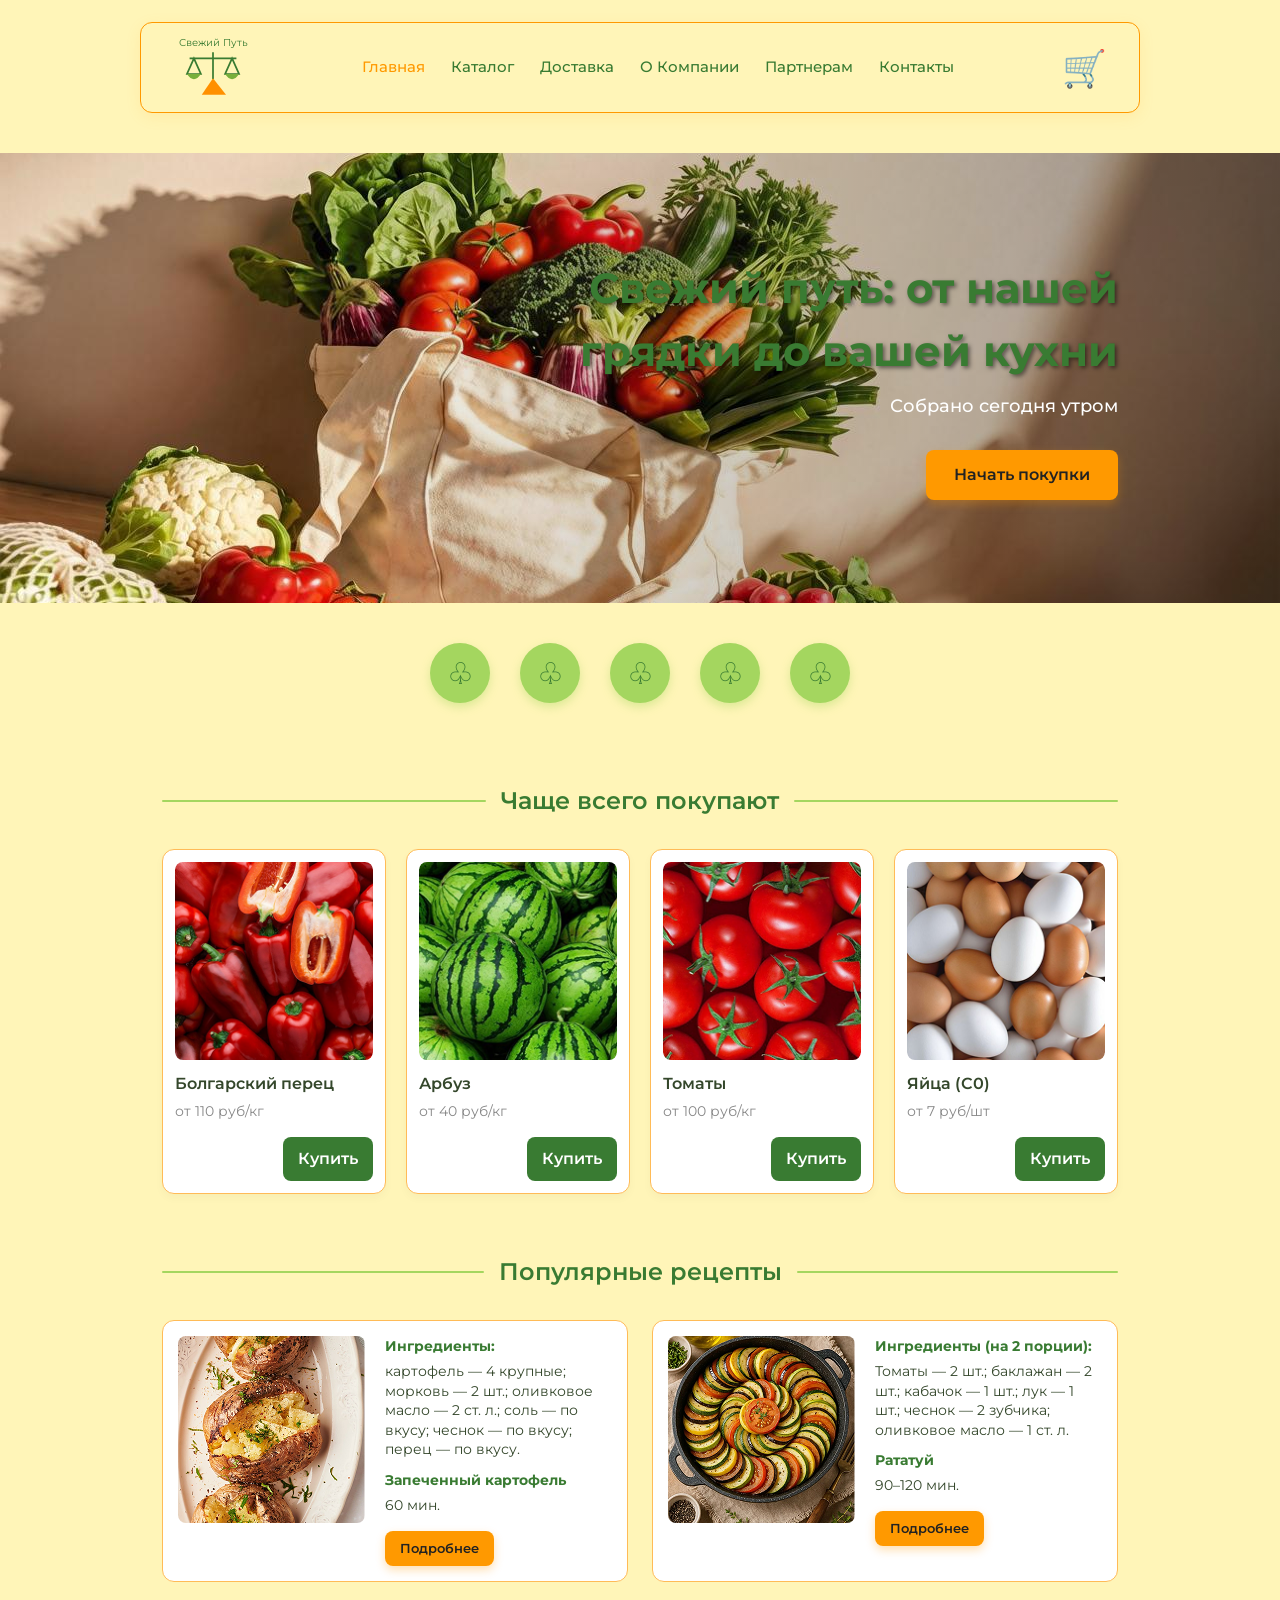
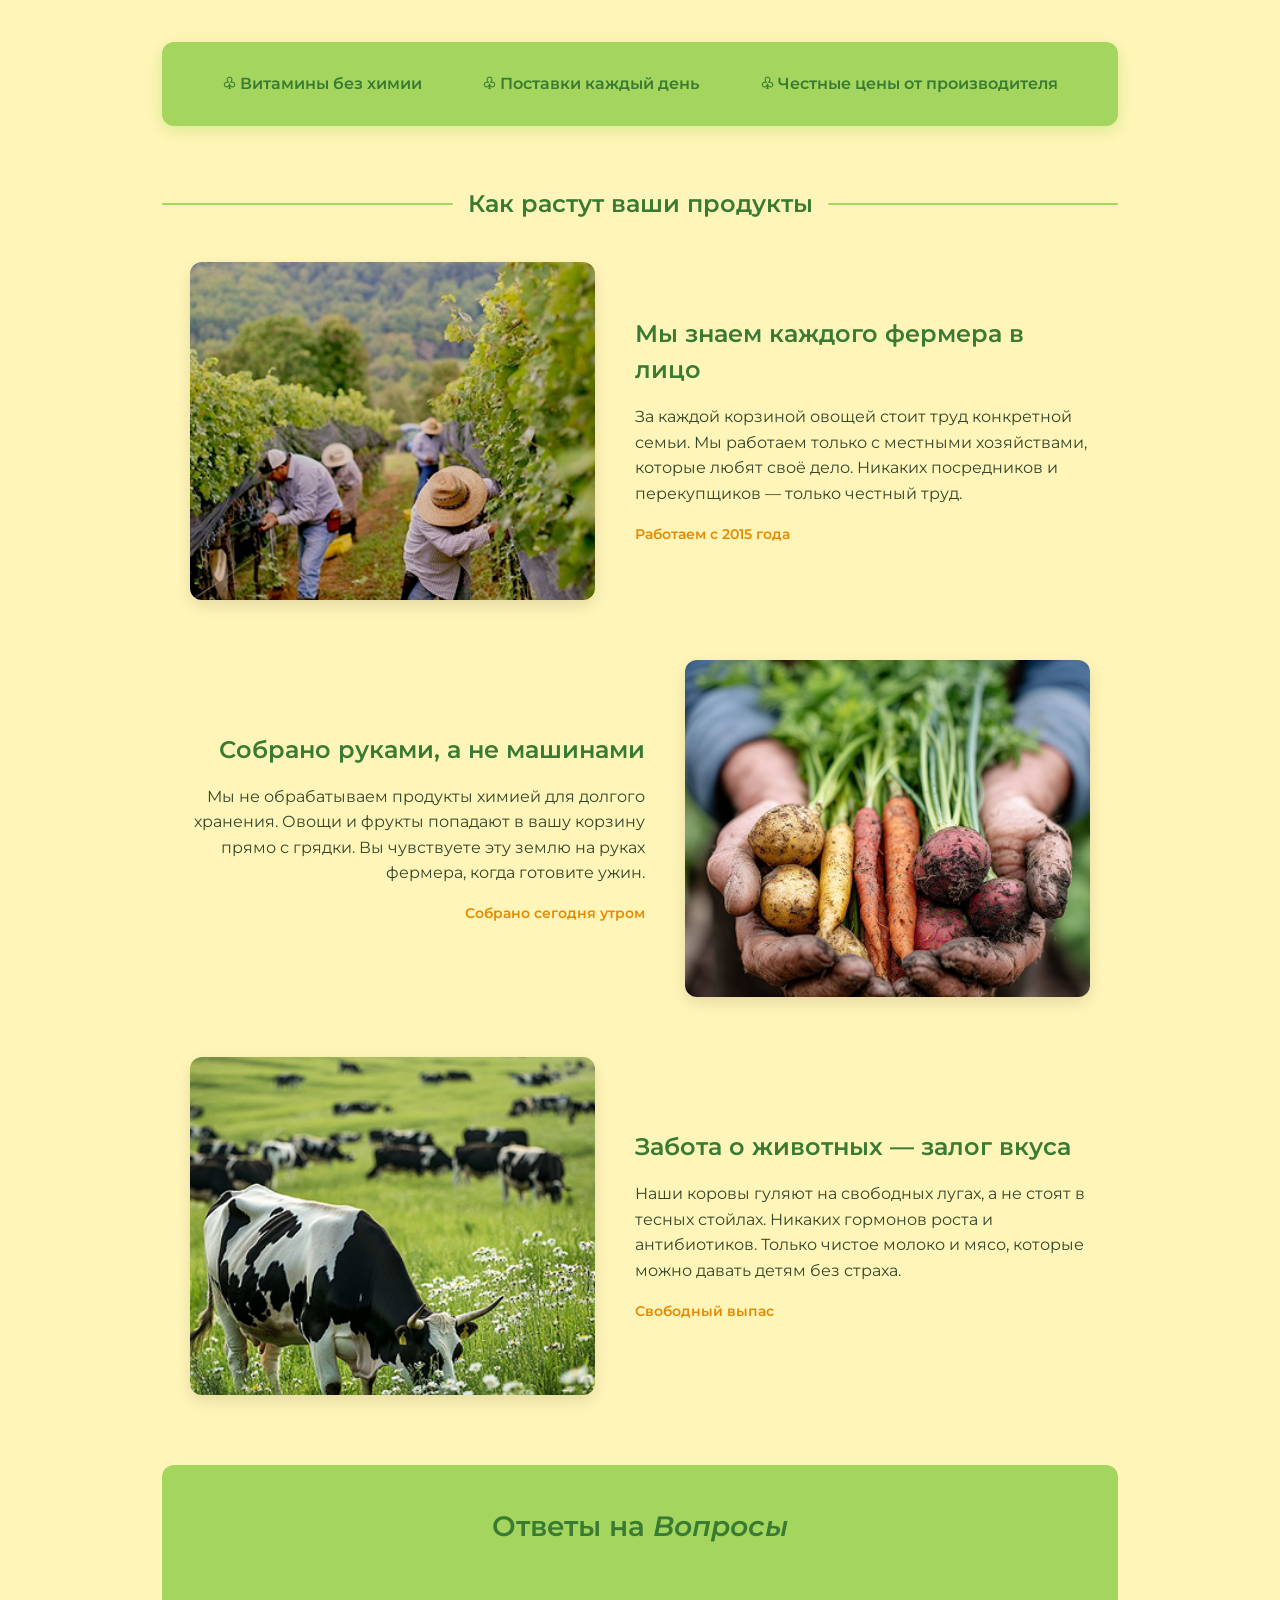
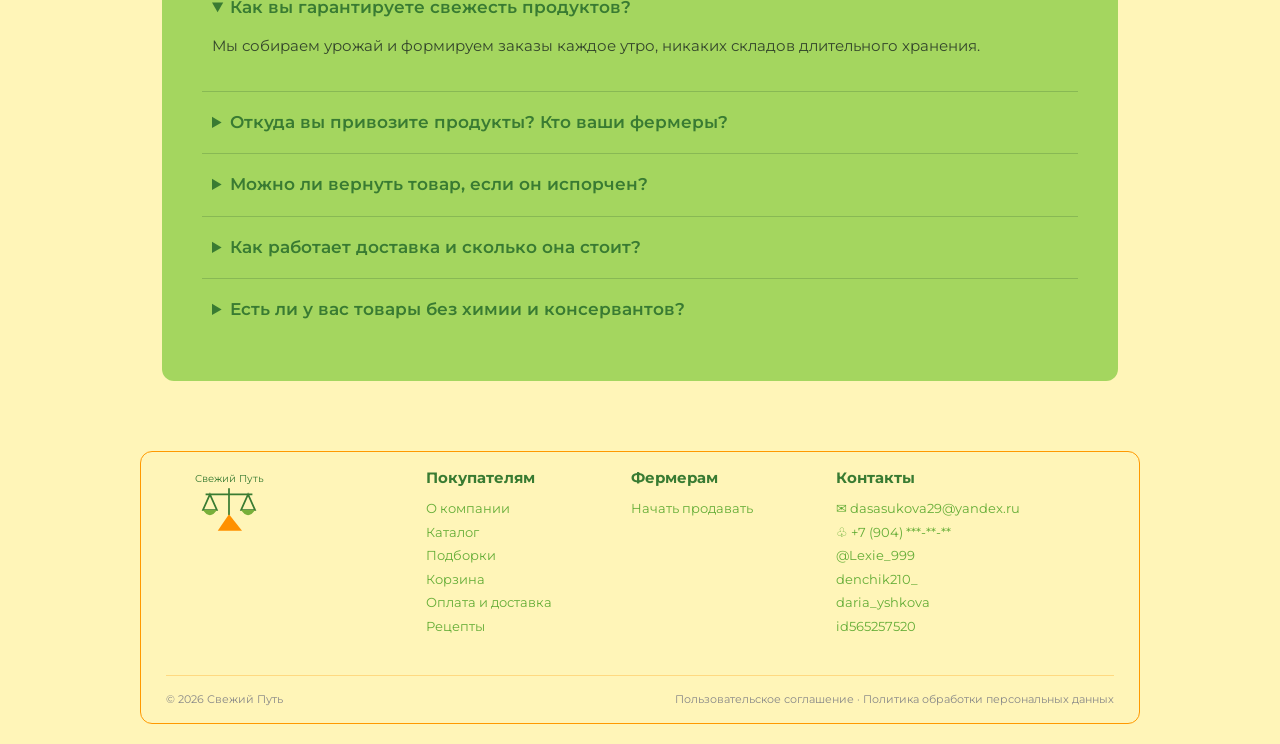
<file: index.html>
<!doctype html>
<html lang="ru">
<head>
  <meta charset="utf-8">
  <meta name="viewport" content="width=device-width,initial-scale=1">
  <title>Главная — Свежий Путь</title>
  <link rel="preconnect" href="https://fonts.googleapis.com">
  <link rel="preconnect" href="https://fonts.gstatic.com" crossorigin>
  <link href="https://fonts.googleapis.com/css2?family=Montserrat:wght@400;500;600;700&display=swap" rel="stylesheet">
  <link rel="stylesheet" href="css/style.css">
</head>
<body>
  <header class="site-header">
    <a class="logo" href="index.html">
      <svg viewBox="0 0 90 75" role="img" aria-label="Свежий Путь">
        <text x="45" y="13" text-anchor="middle" fill="#397b32" font-size="12" font-family="Montserrat">Свежий Путь</text>
        <path d="M45 20V51M18 27H72M23 27L15 45H31ZM67 27L59 45H75Z" fill="none" stroke="#397b32" stroke-width="2"/>
        <path d="M15 45Q23 57 31 45M59 45Q67 57 75 45" fill="#78af3a"/>
        <path d="M45 50L32 69H60Z" fill="#ff9000"/>
      </svg>
    </a>
    <button class="menu-toggle" aria-label="Открыть меню">☰</button>
    <nav class="nav">
      <a href="index.html" aria-current="page">Главная</a>
      <a href="404.html">Каталог</a>
      <a href="404.html">Доставка</a>
      <a href="about.html">О Компании</a>
      <a href="404.html">Партнерам</a>
      <a href="contacts.html">Контакты</a>
    </nav>
    <a class="cart" href="404.html" aria-label="Корзина">🛒<span class="cart-count"></span></a>
  </header>

  <section class="hero">
    <div class="hero-inner">
      <h1>Свежий путь: от нашей грядки до вашей кухни</h1>
      <span>Собрано сегодня утром</span>
      <a class="btn" href="404.html">Начать покупки</a>
    </div>
  </section>

  <main class="container">
    <div class="categories">
      <span class="category">♧</span><span class="category">♧</span><span class="category">♧</span><span class="category">♧</span><span class="category">♧</span>
    </div>

    <div class="section-heading">Чаще всего покупают</div>
    <section class="products">
      <article class="product">
        <img src="images/peppers.png" alt="Болгарский перец">
        <div class="product-info">
          <div>Болгарский перец</div>
          <small>от 110 руб/кг</small>
          <button class="btn" data-add-cart>Купить</button>
        </div>
      </article>
      <article class="product">
        <img src="images/watermelons.png" alt="Арбуз">
        <div class="product-info">
          <div>Арбуз</div>
          <small>от 40 руб/кг</small>
          <button class="btn" data-add-cart>Купить</button>
        </div>
      </article>
      <article class="product">
        <img src="images/tomatoes.png" alt="Томаты">
        <div class="product-info">
          <div>Томаты</div>
          <small>от 100 руб/кг</small>
          <button class="btn" data-add-cart>Купить</button>
        </div>
      </article>
      <article class="product">
        <img src="images/eggs.png" alt="Яйца (С0)">
        <div class="product-info">
          <div>Яйца (С0)</div>
          <small>от 7 руб/шт</small>
          <button class="btn" data-add-cart>Купить</button>
        </div>
      </article>
    </section>

    <div class="section-heading" id="recipes">Популярные рецепты</div>
    <section class="recipes">
      <article class="recipe">
        <img src="images/kartofel.png" alt="Запеченный картофель">
        <div>
          <b>Ингредиенты:</b>
          <p>картофель — 4 крупные; морковь — 2 шт.; оливковое масло — 2 ст. л.; соль — по вкусу; чеснок — по вкусу; перец — по вкусу.</p>
          <b>Запеченный картофель</b>
          <p>60 мин.</p>
          <a class="btn" href="404.html">Подробнее</a>
        </div>
      </article>
      <article class="recipe">
        <img src="images/ratatouille.png" alt="Рататуй">
        <div>
          <b>Ингредиенты (на 2 порции):</b>
          <p>Томаты — 2 шт.; баклажан — 2 шт.; кабачок — 1 шт.; лук — 1 шт.; чеснок — 2 зубчика; оливковое масло — 1 ст. л.</p>
          <b>Рататуй</b>
          <p>90–120 мин.</p>
          <a class="btn" href="404.html">Подробнее</a>
        </div>
      </article>
    </section>

    <section class="benefits">
      <span>♧ Витамины без химии</span>
      <span>♧ Поставки каждый день</span>
      <span>♧ Честные цены от производителя</span>
    </section>

    <div class="section-heading">Как растут ваши продукты</div>
    <article class="story">
      <img src="images/We_know_every_farmer_by_sight.png" alt="Мы знаем каждого фермера в лицо">
      <div>
        <h2>Мы знаем каждого фермера в лицо</h2>
        <p>За каждой корзиной овощей стоит труд конкретной семьи. Мы работаем только с местными хозяйствами, которые любят своё дело. Никаких посредников и перекупщиков — только честный труд.</p>
        <small>Работаем с 2015 года</small>
      </div>
    </article>
    <article class="story">
      <img src="images/assembled_by_hand_not_by_machines.png" alt="Собрано руками, а не машинами">
      <div>
        <h2>Собрано руками, а не машинами</h2>
        <p>Мы не обрабатываем продукты химией для долгого хранения. Овощи и фрукты попадают в вашу корзину прямо с грядки. Вы чувствуете эту землю на руках фермера, когда готовите ужин.</p>
        <small>Собрано сегодня утром</small>
      </div>
    </article>
    <article class="story">
      <img src="images/Caring_for_animals_is_the_key_to_good_taste.png" alt="Забота о животных — залог вкуса">
      <div>
        <h2>Забота о животных — залог вкуса</h2>
        <p>Наши коровы гуляют на свободных лугах, а не стоят в тесных стойлах. Никаких гормонов роста и антибиотиков. Только чистое молоко и мясо, которые можно давать детям без страха.</p>
        <small>Свободный выпас</small>
      </div>
    </article>

    <section class="faq">
      <h2>Ответы на <i>Вопросы</i></h2>
      <details open>
        <summary>Как вы гарантируете свежесть продуктов?</summary>
        <p>Мы собираем урожай и формируем заказы каждое утро, никаких складов длительного хранения.</p>
      </details>
      <details>
        <summary>Откуда вы привозите продукты? Кто ваши фермеры?</summary>
        <p>Мы работаем напрямую с местными хозяйствами, которые прошли нашу проверку.</p>
      </details>
      <details>
        <summary>Можно ли вернуть товар, если он испорчен?</summary>
        <p>Да, конечно. Мы уверены в свежести и вкусе нашей продукции. Если что-то пришло не в идеальном состоянии — просто сообщите нам в течение 24 часов.</p>
      </details>
      <details>
        <summary>Как работает доставка и сколько она стоит?</summary>
        <p>Мы доставляем по городу и области каждый день.</p>
      </details>
      <details>
        <summary>Есть ли у вас товары без химии и консервантов?</summary>
        <p>Да, это наш главный принцип. Мы не используем антибиотики, гормоны роста, пестициды и искусственные добавки.</p>
      </details>
    </section>
  </main>

  <footer class="site-footer">
    <a href="index.html" class="logo">
      <svg viewBox="0 0 90 75" role="img" aria-label="Свежий Путь">
        <text x="45" y="13" text-anchor="middle" fill="#397b32" font-size="12" font-family="Montserrat">Свежий Путь</text>
        <path d="M45 20V51M18 27H72M23 27L15 45H31ZM67 27L59 45H75Z" fill="none" stroke="#397b32" stroke-width="2"/>
        <path d="M15 45Q23 57 31 45M59 45Q67 57 75 45" fill="#78af3a"/>
        <path d="M45 50L32 69H60Z" fill="#ff9000"/>
      </svg>
    </a>
    <div>
      <b>Покупателям</b>
      <a href="about.html">О компании</a>
      <a href="404.html">Каталог</a>
      <a href="404.html">Подборки</a>
      <a href="404.html">Корзина</a>
      <a href="404.html">Оплата и доставка</a>
      <a href="index.html#recipes">Рецепты</a>
    </div>
    <div>
      <b>Фермерам</b>
      <a href="404.html">Начать продавать</a>
    </div>
    <div>
      <b>Контакты</b>
      <a href="mailto:dasasukova29@yandex.ru">✉ dasasukova29@yandex.ru</a>
      <a href="tel:+79040000000">♧ +7 (904) ***-**-**</a>
      <a href="contacts.html">@Lexie_999</a>
      <a href="contacts.html">denchik210_</a>
      <a href="contacts.html">daria_yshkova</a>
      <a href="contacts.html">id565257520</a>
    </div>
    <div class="footer-bottom">
      <span>© 2026 Свежий Путь</span>
      <span>Пользовательское соглашение · Политика обработки персональных данных</span>
    </div>
  </footer>
  <script src="js/script.js"></script>
</body>
</html>
</file>
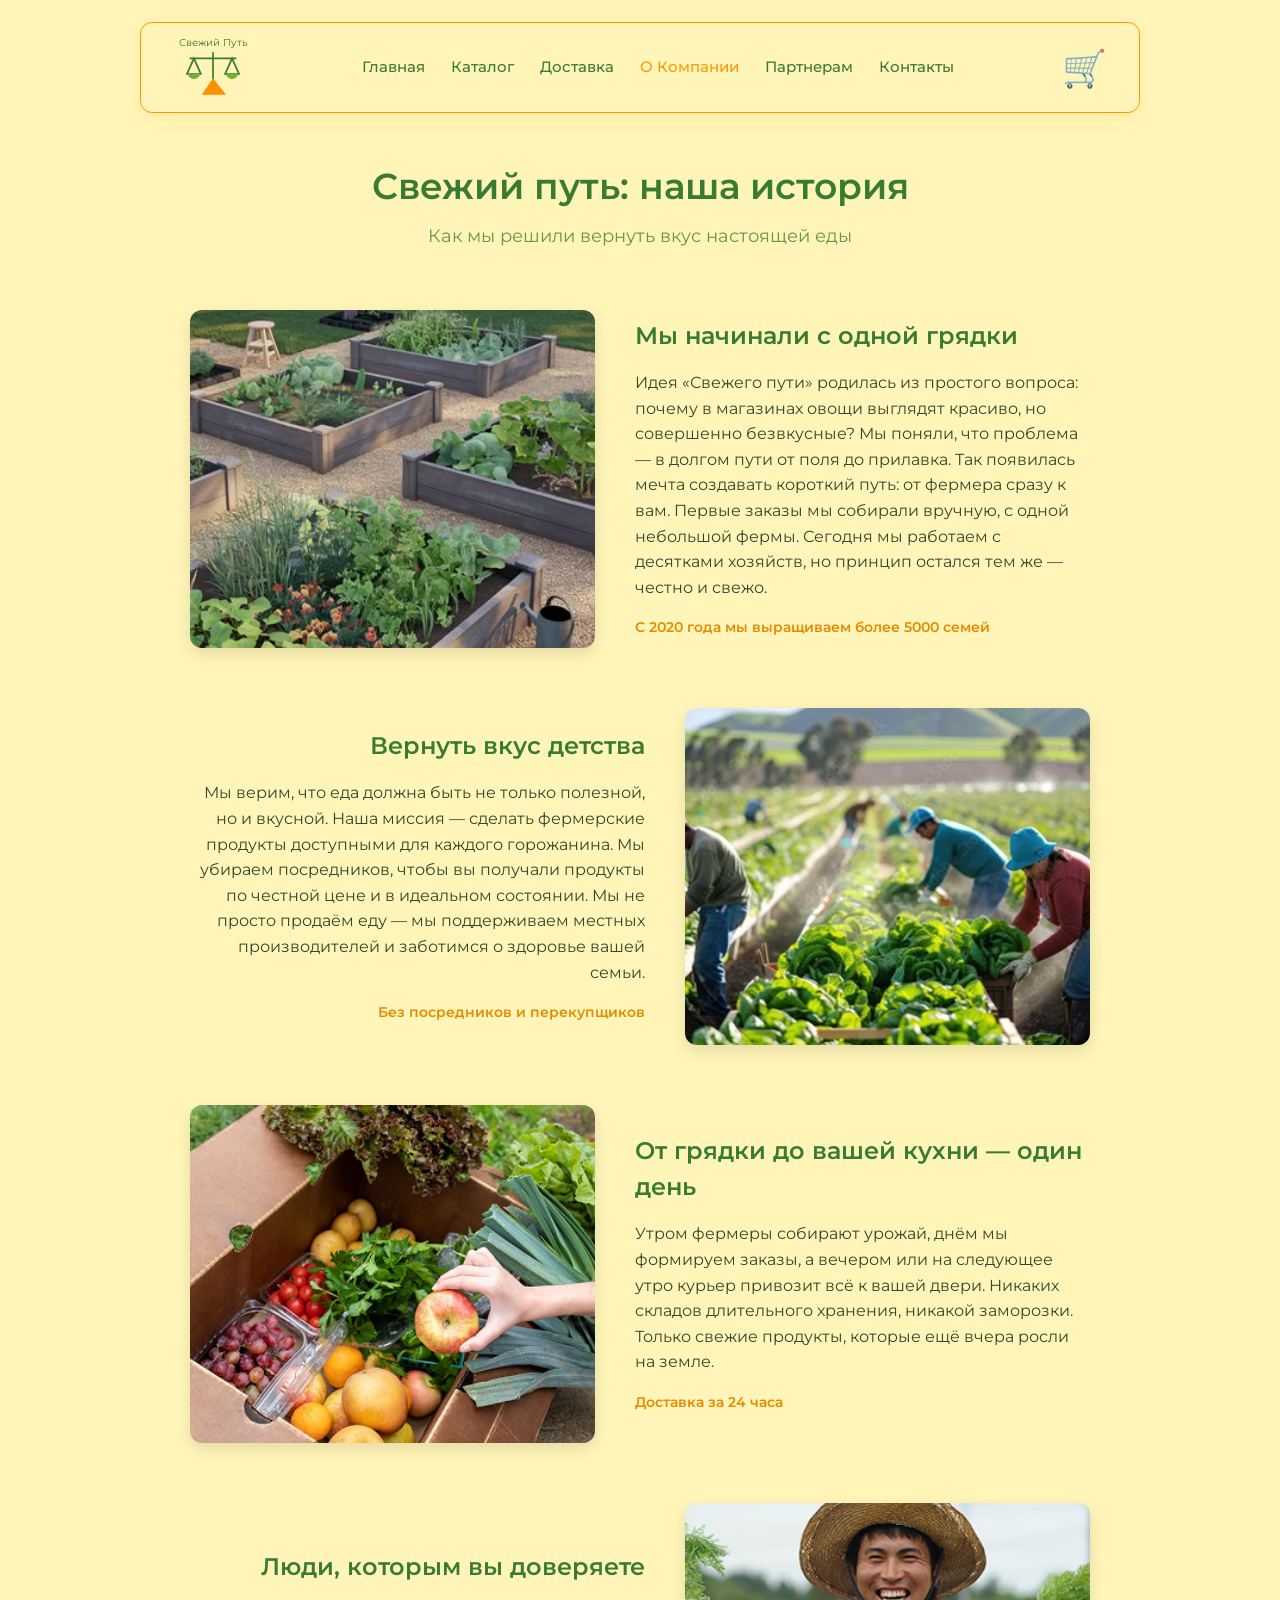
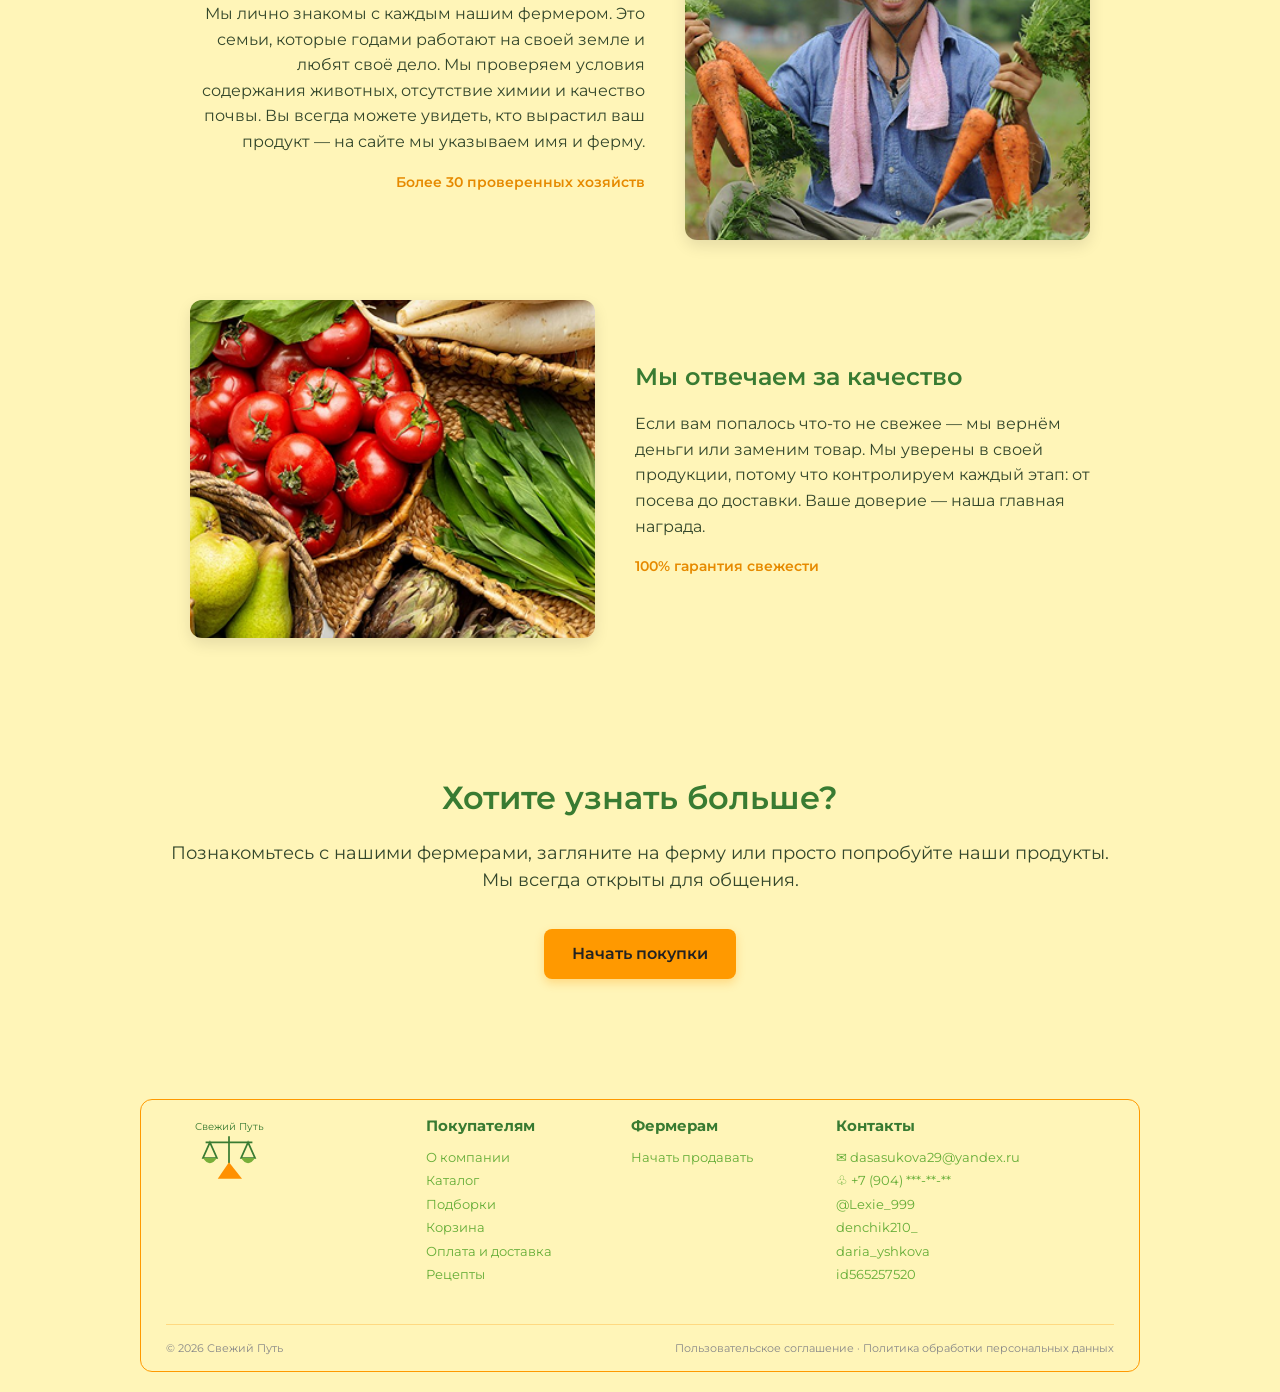
<file: about.html>
<!doctype html>
<html lang="ru">
<head>
  <meta charset="utf-8">
  <meta name="viewport" content="width=device-width,initial-scale=1">
  <title>О компании — Свежий Путь</title>
  <link rel="preconnect" href="https://fonts.googleapis.com">
  <link rel="preconnect" href="https://fonts.gstatic.com" crossorigin>
  <link href="https://fonts.googleapis.com/css2?family=Montserrat:wght@400;500;600;700&display=swap" rel="stylesheet">
  <link rel="stylesheet" href="css/style.css">
</head>
<body>
  <header class="site-header">
    <a class="logo" href="index.html">
      <svg viewBox="0 0 90 75" role="img" aria-label="Свежий Путь">
        <text x="45" y="13" text-anchor="middle" fill="#397b32" font-size="12" font-family="Montserrat">Свежий Путь</text>
        <path d="M45 20V51M18 27H72M23 27L15 45H31ZM67 27L59 45H75Z" fill="none" stroke="#397b32" stroke-width="2"/>
        <path d="M15 45Q23 57 31 45M59 45Q67 57 75 45" fill="#78af3a"/>
        <path d="M45 50L32 69H60Z" fill="#ff9000"/>
      </svg>
    </a>
    <button class="menu-toggle" aria-label="Открыть меню">☰</button>
    <nav class="nav">
      <a href="index.html">Главная</a>
      <a href="404.html">Каталог</a>
      <a href="404.html">Доставка</a>
      <a href="about.html" aria-current="page">О Компании</a>
      <a href="404.html">Партнерам</a>
      <a href="contacts.html">Контакты</a>
    </nav>
    <a class="cart" href="404.html" aria-label="Корзина">🛒<span class="cart-count"></span></a>
  </header>

  <main class="container">
    <section class="page-intro">
      <h1>Свежий путь: наша история</h1>
      <p>Как мы решили вернуть вкус настоящей еды</p>
    </section>
    
    <article class="story">
      <img src="images/We_started_with_one_bed.png" alt="Мы начинали с одной грядки">
      <div>
        <h2>Мы начинали с одной грядки</h2>
        <p>Идея «Свежего пути» родилась из простого вопроса: почему в магазинах овощи выглядят красиво, но совершенно безвкусные? Мы поняли, что проблема — в долгом пути от поля до прилавка. Так появилась мечта создавать короткий путь: от фермера сразу к вам. Первые заказы мы собирали вручную, с одной небольшой фермы. Сегодня мы работаем с десятками хозяйств, но принцип остался тем же — честно и свежо.</p>
        <small>С 2020 года мы выращиваем более 5000 семей</small>
      </div>
    </article>
    
    <article class="story">
      <img src="images/to_restore_the_taste_of_childhood.png" alt="Вернуть вкус детства">
      <div>
        <h2>Вернуть вкус детства</h2>
        <p>Мы верим, что еда должна быть не только полезной, но и вкусной. Наша миссия — сделать фермерские продукты доступными для каждого горожанина. Мы убираем посредников, чтобы вы получали продукты по честной цене и в идеальном состоянии. Мы не просто продаём еду — мы поддерживаем местных производителей и заботимся о здоровье вашей семьи.</p>
        <small>Без посредников и перекупщиков</small>
      </div>
    </article>
    
    <article class="story">
      <img src="images/From_the_garden_bed_to_your_kitchen.png" alt="От грядки до вашей кухни — один день">
      <div>
        <h2>От грядки до вашей кухни — один день</h2>
        <p>Утром фермеры собирают урожай, днём мы формируем заказы, а вечером или на следующее утро курьер привозит всё к вашей двери. Никаких складов длительного хранения, никакой заморозки. Только свежие продукты, которые ещё вчера росли на земле.</p>
        <small>Доставка за 24 часа</small>
      </div>
    </article>
    
    <article class="story">
      <img src="images/The_people_you_trust.png" alt="Люди, которым вы доверяете">
      <div>
        <h2>Люди, которым вы доверяете</h2>
        <p>Мы лично знакомы с каждым нашим фермером. Это семьи, которые годами работают на своей земле и любят своё дело. Мы проверяем условия содержания животных, отсутствие химии и качество почвы. Вы всегда можете увидеть, кто вырастил ваш продукт — на сайте мы указываем имя и ферму.</p>
        <small>Более 30 проверенных хозяйств</small>
      </div>
    </article>
    
    <article class="story">
      <img src="images/We_are_responsible_for_the_quality.png" alt="Мы отвечаем за качество">
      <div>
        <h2>Мы отвечаем за качество</h2>
        <p>Если вам попалось что-то не свежее — мы вернём деньги или заменим товар. Мы уверены в своей продукции, потому что контролируем каждый этап: от посева до доставки. Ваше доверие — наша главная награда.</p>
        <small>100% гарантия свежести</small>
      </div>
    </article>
    
    <section class="cta">
      <h2>Хотите узнать больше?</h2>
      <p>Познакомьтесь с нашими фермерами, загляните на ферму или просто попробуйте наши продукты. Мы всегда открыты для общения.</p>
      <a class="btn" href="404.html">Начать покупки</a>
    </section>
  </main>

  <footer class="site-footer">
    <a href="index.html" class="logo">
      <svg viewBox="0 0 90 75" role="img" aria-label="Свежий Путь">
        <text x="45" y="13" text-anchor="middle" fill="#397b32" font-size="12" font-family="Montserrat">Свежий Путь</text>
        <path d="M45 20V51M18 27H72M23 27L15 45H31ZM67 27L59 45H75Z" fill="none" stroke="#397b32" stroke-width="2"/>
        <path d="M15 45Q23 57 31 45M59 45Q67 57 75 45" fill="#78af3a"/>
        <path d="M45 50L32 69H60Z" fill="#ff9000"/>
      </svg>
    </a>
    <div>
      <b>Покупателям</b>
      <a href="about.html">О компании</a>
      <a href="404.html">Каталог</a>
      <a href="404.html">Подборки</a>
      <a href="404.html">Корзина</a>
      <a href="404.html">Оплата и доставка</a>
      <a href="index.html#recipes">Рецепты</a>
    </div>
    <div>
      <b>Фермерам</b>
      <a href="404.html">Начать продавать</a>
    </div>
    <div>
      <b>Контакты</b>
      <a href="mailto:dasasukova29@yandex.ru">✉ dasasukova29@yandex.ru</a>
      <a href="tel:+79040000000">♧ +7 (904) ***-**-**</a>
      <a href="contacts.html">@Lexie_999</a>
      <a href="contacts.html">denchik210_</a>
      <a href="contacts.html">daria_yshkova</a>
      <a href="contacts.html">id565257520</a>
    </div>
    <div class="footer-bottom">
      <span>© 2026 Свежий Путь</span>
      <span>Пользовательское соглашение · Политика обработки персональных данных</span>
    </div>
  </footer>
  <script src="js/script.js"></script>
</body>
</html>
</file>
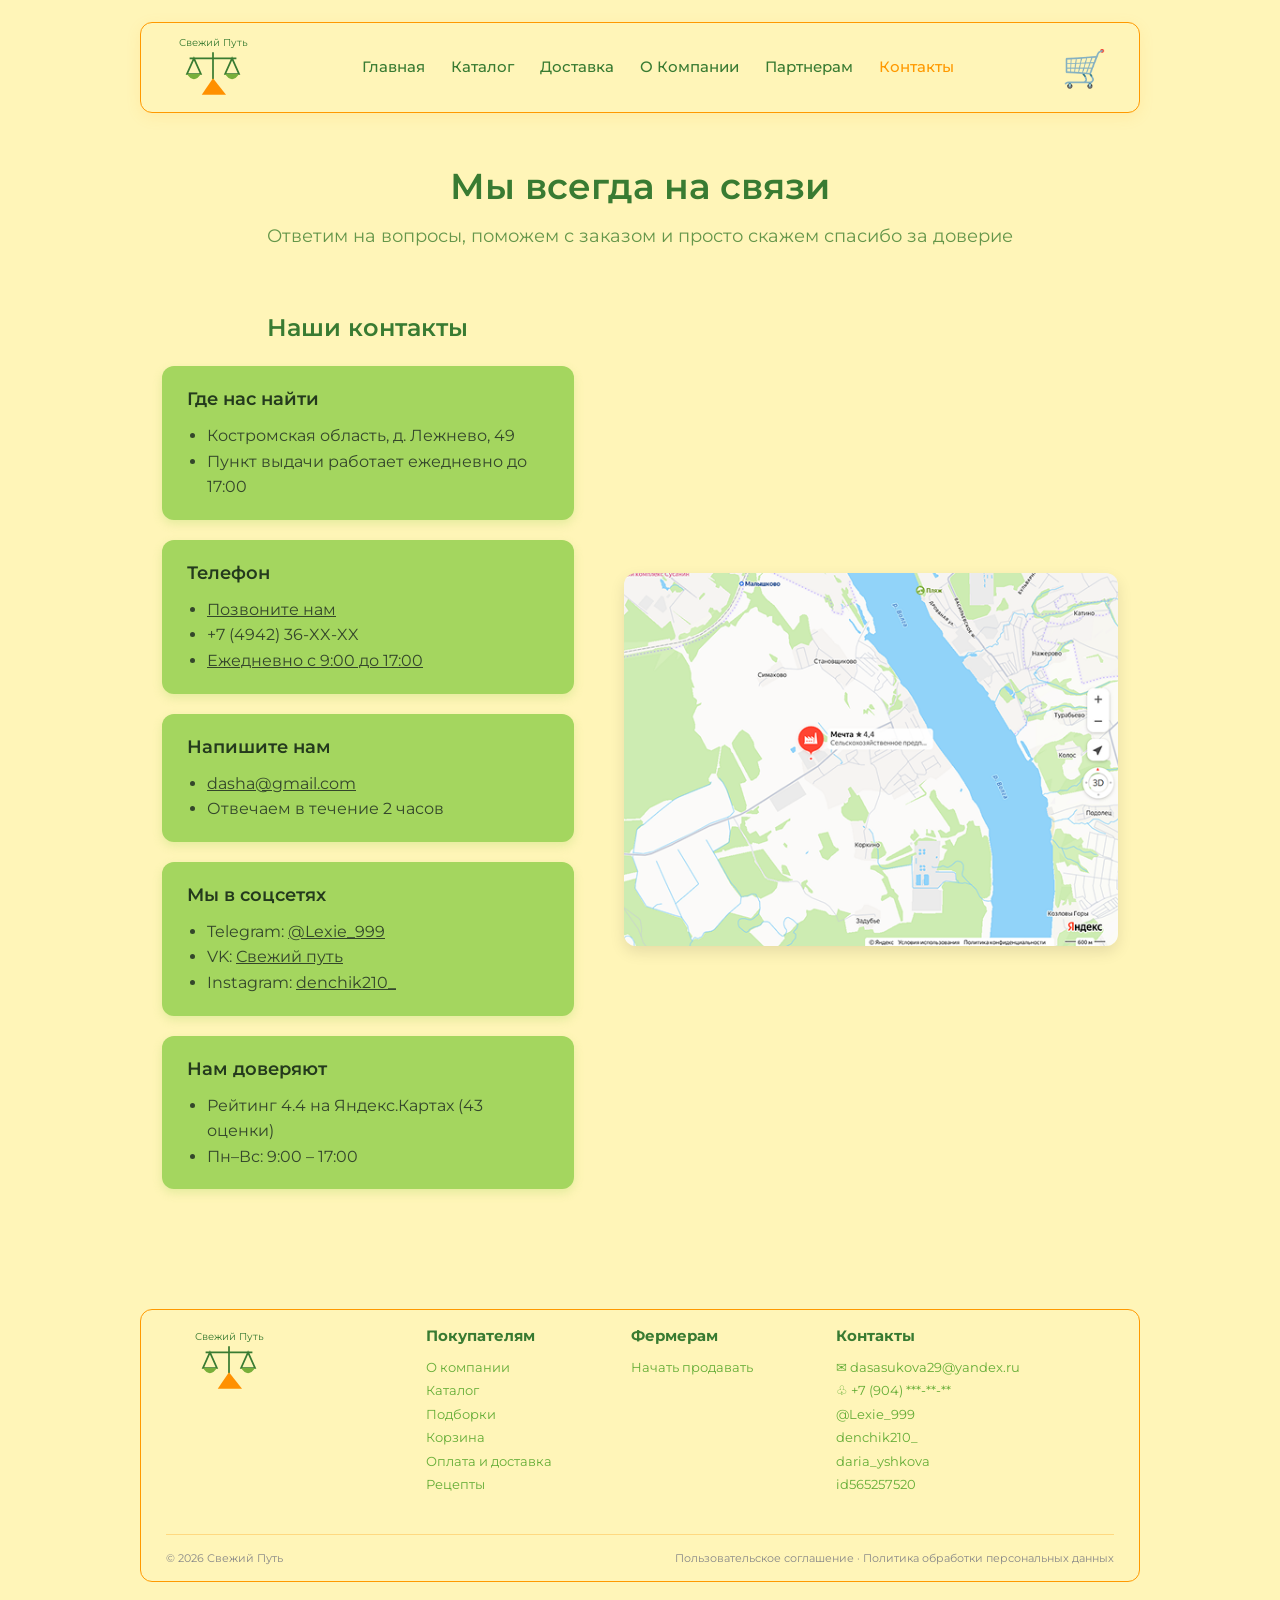
<file: contacts.html>
<!doctype html>
<html lang="ru">
<head>
  <meta charset="utf-8">
  <meta name="viewport" content="width=device-width,initial-scale=1">
  <title>Контакты — Свежий Путь</title>
  <link rel="preconnect" href="https://fonts.googleapis.com">
  <link rel="preconnect" href="https://fonts.gstatic.com" crossorigin>
  <link href="https://fonts.googleapis.com/css2?family=Montserrat:wght@400;500;600;700&display=swap" rel="stylesheet">
  <link rel="stylesheet" href="css/style.css">
</head>
<body>
  <header class="site-header">
    <a class="logo" href="index.html">
      <svg viewBox="0 0 90 75" role="img" aria-label="Свежий Путь">
        <text x="45" y="13" text-anchor="middle" fill="#397b32" font-size="12" font-family="Montserrat">Свежий Путь</text>
        <path d="M45 20V51M18 27H72M23 27L15 45H31ZM67 27L59 45H75Z" fill="none" stroke="#397b32" stroke-width="2"/>
        <path d="M15 45Q23 57 31 45M59 45Q67 57 75 45" fill="#78af3a"/>
        <path d="M45 50L32 69H60Z" fill="#ff9000"/>
      </svg>
    </a>
    <button class="menu-toggle" aria-label="Открыть меню">☰</button>
    <nav class="nav">
      <a href="index.html">Главная</a>
      <a href="404.html">Каталог</a>
      <a href="404.html">Доставка</a>
      <a href="about.html">О Компании</a>
      <a href="404.html">Партнерам</a>
      <a href="contacts.html" aria-current="page">Контакты</a>
    </nav>
    <a class="cart" href="404.html" aria-label="Корзина">🛒<span class="cart-count"></span></a>
  </header>

  <main class="container">
    <section class="page-intro">
      <h1>Мы всегда на связи</h1>
      <p>Ответим на вопросы, поможем с заказом и просто скажем спасибо за доверие</p>
    </section>
    
    <section class="contacts-layout">
      <div>
        <h2 style="text-align:center; margin-top:0;">Наши контакты</h2>
        <div class="contact-card">
          <h3>Где нас найти</h3>
          <ul>
            <li>Костромская область, д. Лежнево, 49</li>
            <li>Пункт выдачи работает ежедневно до 17:00</li>
          </ul>
        </div>
        <div class="contact-card">
          <h3>Телефон</h3>
          <ul>
            <li><a href="tel:+74942360000">Позвоните нам</a></li>
            <li>+7 (4942) 36-XX-XX</li>
            <li><u>Ежедневно с 9:00 до 17:00</u></li>
          </ul>
        </div>
        <div class="contact-card">
          <h3>Напишите нам</h3>
          <ul>
            <li><a href="mailto:dasha@gmail.com">dasha@gmail.com</a></li>
            <li>Отвечаем в течение 2 часов</li>
          </ul>
        </div>
        <div class="contact-card">
          <h3>Мы в соцсетях</h3>
          <ul>
            <li>Telegram: <u>@Lexie_999</u></li>
            <li>VK: <u>Свежий путь</u></li>
            <li>Instagram: <u>denchik210_</u></li>
          </ul>
        </div>
        <div class="contact-card">
          <h3>Нам доверяют</h3>
          <ul>
            <li>Рейтинг 4.4 на Яндекс.Картах (43 оценки)</li>
            <li>Пн–Вс: 9:00 – 17:00</li>
          </ul>
        </div>
      </div>
      <img class="map" src="images/map.png" alt="Карта расположения пункта выдачи">
    </section>
  </main>

  <footer class="site-footer">
    <a href="index.html" class="logo">
      <svg viewBox="0 0 90 75" role="img" aria-label="Свежий Путь">
        <text x="45" y="13" text-anchor="middle" fill="#397b32" font-size="12" font-family="Montserrat">Свежий Путь</text>
        <path d="M45 20V51M18 27H72M23 27L15 45H31ZM67 27L59 45H75Z" fill="none" stroke="#397b32" stroke-width="2"/>
        <path d="M15 45Q23 57 31 45M59 45Q67 57 75 45" fill="#78af3a"/>
        <path d="M45 50L32 69H60Z" fill="#ff9000"/>
      </svg>
    </a>
    <div>
      <b>Покупателям</b>
      <a href="about.html">О компании</a>
      <a href="404.html">Каталог</a>
      <a href="404.html">Подборки</a>
      <a href="404.html">Корзина</a>
      <a href="404.html">Оплата и доставка</a>
      <a href="index.html#recipes">Рецепты</a>
    </div>
    <div>
      <b>Фермерам</b>
      <a href="404.html">Начать продавать</a>
    </div>
    <div>
      <b>Контакты</b>
      <a href="mailto:dasasukova29@yandex.ru">✉ dasasukova29@yandex.ru</a>
      <a href="tel:+79040000000">♧ +7 (904) ***-**-**</a>
      <a href="contacts.html">@Lexie_999</a>
      <a href="contacts.html">denchik210_</a>
      <a href="contacts.html">daria_yshkova</a>
      <a href="contacts.html">id565257520</a>
    </div>
    <div class="footer-bottom">
      <span>© 2026 Свежий Путь</span>
      <span>Пользовательское соглашение · Политика обработки персональных данных</span>
    </div>
  </footer>
  <script src="js/script.js"></script>
</body>
</html>
</file>
<file: css/style.css>
:root {
  --bg: #fff5b8;
  --green: #397b32;
  --lime: #a4d65f;
  --orange: #ff9900;
  --ink: #34472b;
  --white: #ffffff;
}

* {
  box-sizing: border-box;
}

body {
  margin: 0;
  background-color: var(--bg);
  font-family: 'Montserrat', Arial, sans-serif;
  color: var(--ink);
  line-height: 1.5;
}

a {
  color: inherit;
  text-decoration: none;
}

button {
  cursor: pointer;
  font: inherit;
  border: none;
}

a, button, .product, .recipe {
  transition: all 0.3s ease;
}

a:hover {
  color: var(--orange);
}

.container {
  max-width: 1000px;
  margin: auto;
  padding: 0 22px;
}

/* Header */
.site-header {
  max-width: 1000px;
  margin: 22px auto 40px;
  border: 1px solid var(--orange);
  border-radius: 12px;
  min-height: 90px;
  display: flex;
  align-items: center;
  justify-content: space-between;
  padding: 12px 32px;
  background: var(--bg);
  gap: 25px;
  box-shadow: 0 4px 15px rgba(255, 153, 0, 0.1);
}

.logo {
  display: flex;
  align-items: center;
  color: var(--green);
  font-size: 18px;
  max-width: 125px;
  text-align: center;
}

.logo svg {
  width: 80px;
  height: 65px;
}

.nav {
  display: flex;
  gap: 26px;
  align-items: center;
}

.nav a {
  color: var(--green);
  font-weight: 500;
  font-size: 15px;
}

.nav a:hover, .nav a[aria-current="page"] {
  color: var(--orange);
}

.cart {
  font-size: 36px;
  color: var(--orange);
  position: relative;
}

.cart-count {
  font-size: 14px;
  font-weight: 700;
  position: absolute;
  top: 0;
  right: -10px;
}

.menu-toggle {
  display: none;
  background: transparent;
  font-size: 27px;
  color: var(--green);
}

/* Hero */
.hero {
  height: 450px;
  background: linear-gradient(90deg, transparent 20%, rgba(0,0,0,0.4)), url('../images/banner.png') center/cover;
  position: relative;
  color: white;
  display: flex;
  align-items: center;
}

.hero-inner {
  max-width: 1000px;
  margin: auto;
  width: 100%;
  display: flex;
  align-items: flex-end;
  justify-content: center;
  flex-direction: column;
  padding: 40px 22px;
  text-align: right;
}

.hero h1 {
  font-size: 42px;
  max-width: 550px;
  margin: 0 0 10px;
  text-shadow: 2px 2px 4px rgba(0,0,0,0.5);
  font-weight: 700;
}

.hero span {
  font-size: 18px;
  margin-bottom: 20px;
  font-weight: 500;
}

/* Buttons */
.btn {
  display: inline-block;
  background: var(--orange);
  color: #222;
  border-radius: 8px;
  padding: 13px 28px;
  font-weight: 600;
  margin-top: 10px;
  box-shadow: 0 4px 10px rgba(255, 153, 0, 0.3);
}

.btn:hover {
  background: #e68a00;
  color: white;
  transform: translateY(-2px);
  box-shadow: 0 6px 15px rgba(255, 153, 0, 0.4);
}

h1, h2, h3 {
  font-weight: 600;
  color: var(--green);
}

/* Sections */
.page-intro {
  text-align: center;
  margin: 46px 0 60px;
}

.page-intro h1 {
  font-size: 36px;
  margin: 0 0 10px;
}

.page-intro p {
  font-size: 18px;
  color: #65964a;
  margin: 0;
}

.section-heading {
  display: flex;
  align-items: center;
  gap: 15px;
  color: var(--green);
  margin: 60px 0 30px;
  font-size: 24px;
  font-weight: 600;
  justify-content: center;
}

.section-heading::before, .section-heading::after {
  content: '';
  height: 2px;
  background: var(--lime);
  flex: 1;
  border-radius: 2px;
}

/* Categories */
.categories {
  display: flex;
  justify-content: center;
  gap: 30px;
  padding: 20px 0;
  margin-top: 20px;
}

.category {
  background: var(--lime);
  border-radius: 50%;
  width: 60px;
  height: 60px;
  display: flex;
  align-items: center;
  justify-content: center;
  font-size: 30px;
  color: var(--green);
  box-shadow: 0 4px 10px rgba(164, 214, 95, 0.4);
}

/* Products */
.products {
  display: grid;
  grid-template-columns: repeat(4, 1fr);
  gap: 20px;
}

.product {
  border: 1px solid #ffbb57;
  border-radius: 12px;
  padding: 12px;
  background: var(--white);
  display: flex;
  flex-direction: column;
  box-shadow: 0 4px 10px rgba(0,0,0,0.03);
}

.product:hover {
  transform: translateY(-5px);
  box-shadow: 0 8px 20px rgba(255, 153, 0, 0.2);
}

.product img {
  width: 100%;
  aspect-ratio: 1;
  object-fit: cover;
  border-radius: 8px;
  margin-bottom: 12px;
}

.product-info {
  display: flex;
  flex-direction: column;
  flex-grow: 1;
}

.product-info div {
  font-weight: 600;
  font-size: 16px;
  margin-bottom: 5px;
}

.product small {
  color: #888;
  font-size: 14px;
  margin-bottom: 15px;
}

.product .btn {
  margin-top: auto;
  padding: 10px 15px;
  background: var(--green);
  color: white;
  text-align: center;
  box-shadow: none;
  align-self: flex-end;
}

.product .btn:hover {
  background: #2d6127;
}

/* Recipes */
.recipes {
  display: grid;
  grid-template-columns: 1fr 1fr;
  gap: 24px;
}

.recipe {
  display: flex;
  gap: 20px;
  align-items: flex-start;
  font-size: 14px;
  border: 1px solid #ffbb57;
  border-radius: 12px;
  padding: 15px;
  background: var(--white);
}

.recipe:hover {
  box-shadow: 0 8px 20px rgba(255, 153, 0, 0.15);
}

.recipe img {
  width: 45%;
  aspect-ratio: 1;
  object-fit: cover;
  border-radius: 8px;
}

.recipe b {
  color: var(--green);
  display: block;
  margin-bottom: 5px;
}

.recipe p {
  margin: 0 0 10px;
  line-height: 1.4;
}

.recipe .btn {
  padding: 8px 15px;
  margin-top: 5px;
  font-size: 13px;
}

/* Benefits */
.benefits {
  background: var(--lime);
  display: flex;
  justify-content: space-around;
  padding: 30px;
  margin: 60px 0;
  border-radius: 12px;
  color: var(--green);
  font-weight: 600;
  font-size: 16px;
  box-shadow: 0 5px 15px rgba(164, 214, 95, 0.4);
}

/* Stories */
.story {
  display: flex;
  align-items: center;
  gap: 40px;
  margin: 40px auto 60px;
  max-width: 900px;
}

.story:nth-of-type(even) {
  flex-direction: row-reverse;
  text-align: right;
}

.story img {
  width: 45%;
  border-radius: 12px;
  object-fit: cover;
  aspect-ratio: 1.2;
  box-shadow: 0 6px 15px rgba(0,0,0,0.1);
}

.story div {
  flex: 1;
}

.story h2 {
  font-size: 24px;
  margin-top: 0;
  margin-bottom: 15px;
}

.story p {
  font-size: 16px;
  line-height: 1.6;
  margin-bottom: 15px;
}

.story small {
  color: #e68a00;
  font-weight: 600;
  font-size: 14px;
}

/* FAQ */
.faq {
  background: var(--lime);
  border-radius: 12px;
  padding: 40px;
  margin: 70px auto;
}

.faq h2 {
  text-align: center;
  font-size: 28px;
  margin-top: 0;
  margin-bottom: 30px;
}

.faq details {
  padding: 18px 10px;
  border-bottom: 1px solid #88b954;
}

.faq details:last-child {
  border-bottom: none;
}

.faq summary {
  cursor: pointer;
  font-weight: 600;
  font-size: 17px;
  color: var(--green);
  outline: none;
}

.faq p {
  font-size: 15px;
  margin-top: 15px;
  line-height: 1.5;
}

/* Contacts Layout */
.contacts-layout {
  display: grid;
  grid-template-columns: 1fr 1.2fr;
  gap: 50px;
  align-items: center;
  margin: 60px auto 100px;
}

.contact-card {
  background: var(--lime);
  padding: 20px 25px;
  border-radius: 12px;
  margin: 20px 0;
  box-shadow: 0 4px 10px rgba(164, 214, 95, 0.3);
}

.contact-card h3 {
  color: #243a1d;
  margin: 0 0 10px;
  font-size: 18px;
}

.contact-card ul {
  margin: 0;
  padding-left: 20px;
  line-height: 1.6;
}

.contact-card a {
  text-decoration: underline;
}

.map {
  width: 100%;
  height: auto;
  border-radius: 12px;
  box-shadow: 0 6px 15px rgba(0,0,0,0.1);
}

/* 404 Error */
.error {
  min-height: 500px;
  display: flex;
  align-items: center;
  justify-content: center;
  gap: 50px;
}

.error h1 {
  font-size: 56px;
  margin: 0;
}

.smile {
  font-size: 130px;
  color: var(--orange);
  line-height: 1;
}

/* CTA */
.cta {
  text-align: center;
  padding: 50px 0 80px;
}

.cta h2 {
  font-size: 32px;
  margin-bottom: 15px;
}

.cta p {
  font-size: 18px;
  margin-bottom: 25px;
}

/* Footer */
.site-footer {
  border: 1px solid var(--orange);
  border-radius: 12px;
  max-width: 1000px;
  margin: 40px auto 20px;
  padding: 15px 25px;
  display: grid;
  grid-template-columns: 1.3fr 1fr 1fr 1.5fr;
  gap: 20px;
  color: var(--green);
  font-size: 13px;
  background: var(--bg);
}

.site-footer b {
  display: block;
  margin-bottom: 10px;
  font-size: 15px;
}

.site-footer a {
  display: block;
  color: #65ad37;
  margin: 4px 0;
}

.site-footer a:hover {
  color: var(--orange);
}

.footer-bottom {
  grid-column: 1/-1;
  display: flex;
  justify-content: space-between;
  margin-top: 15px;
  padding-top: 15px;
  border-top: 1px solid rgba(255, 153, 0, 0.3);
  font-size: 11px;
  color: #888;
}

/* Mobile */
@media (max-width: 800px) {
  .site-header {
    margin: 10px;
    min-height: 80px;
    padding: 10px 20px;
    flex-wrap: wrap;
  }

  .menu-toggle {
    display: block;
  }

  .nav {
    display: none;
    width: 100%;
    flex-direction: column;
    gap: 15px;
    padding: 20px 0;
    border-top: 1px solid rgba(255, 153, 0, 0.3);
  }

  .nav.open {
    display: flex;
  }

  .cart {
    font-size: 32px;
  }

  .hero {
    height: 350px;
  }

  .hero h1 {
    font-size: 28px;
  }

  .hero-inner {
    align-items: center;
    text-align: center;
  }

  .products {
    grid-template-columns: repeat(2, 1fr);
  }

  .recipes, .contacts-layout {
    grid-template-columns: 1fr;
    gap: 30px;
  }

  .story, .story:nth-of-type(even) {
    flex-direction: column;
    text-align: center;
    gap: 20px;
  }

  .story img {
    width: 100%;
  }

  .benefits {
    flex-direction: column;
    gap: 15px;
    align-items: center;
    text-align: center;
  }

  .site-footer {
    grid-template-columns: 1fr;
    padding: 20px;
    margin: 20px 10px;
  }

  .footer-bottom {
    flex-direction: column;
    gap: 10px;
    text-align: center;
  }

  .error {
    flex-direction: column;
    min-height: 300px;
    gap: 20px;
    text-align: center;
  }

  .error h1 {
    font-size: 32px;
  }

  .smile {
    font-size: 80px;
  }
}
</file>
